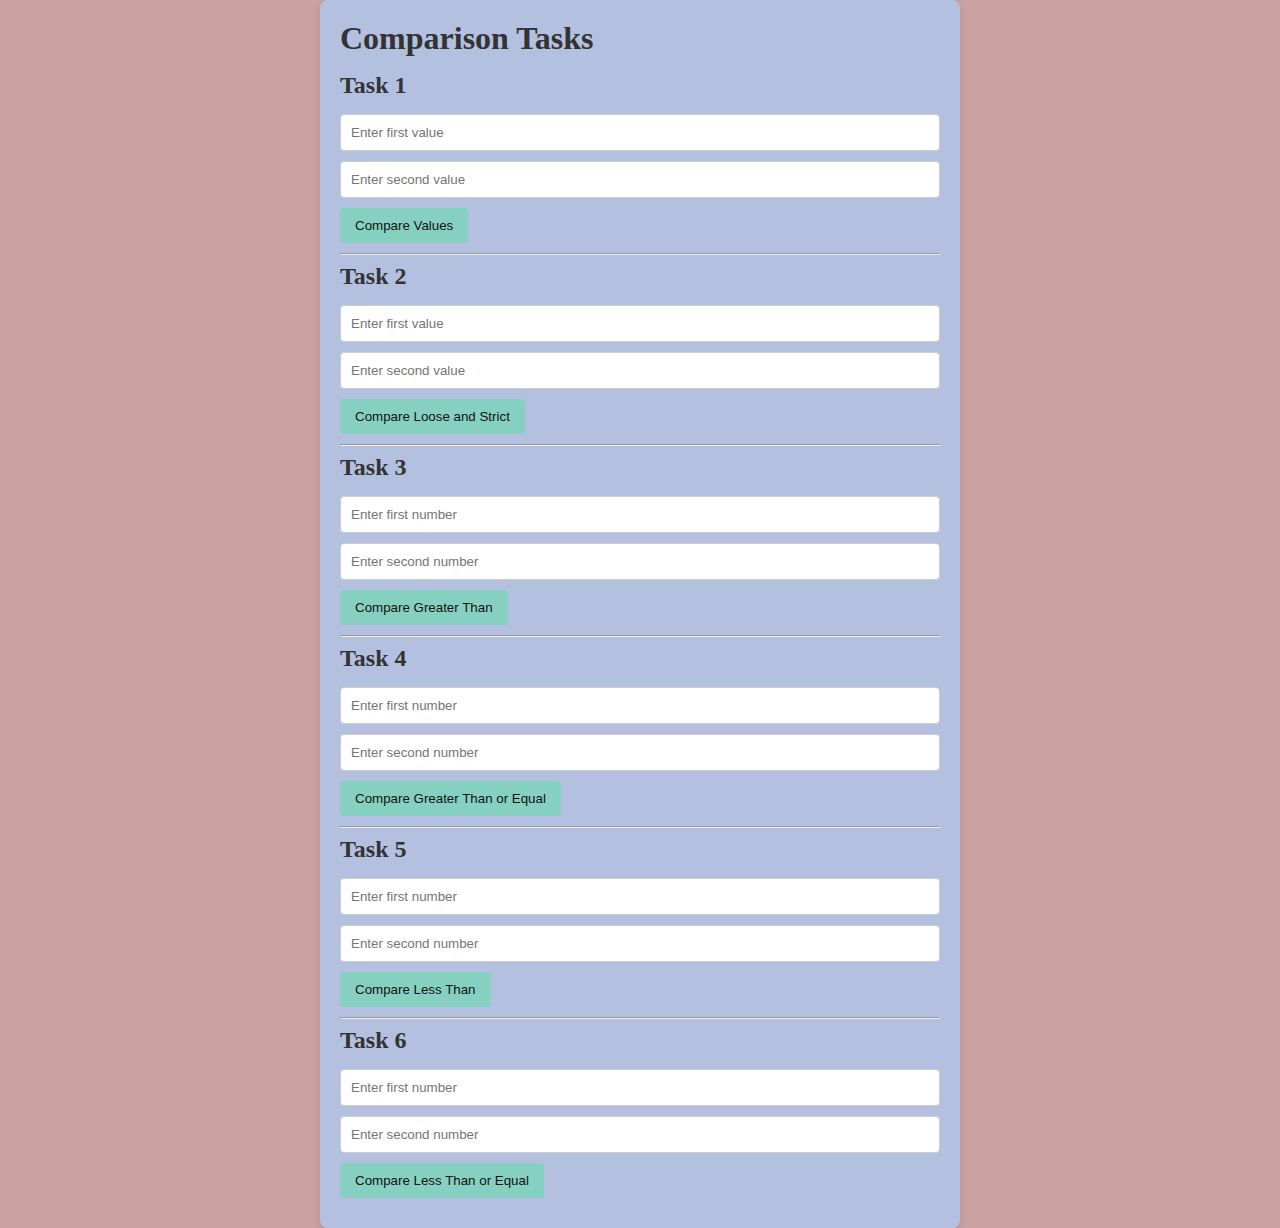
<file: Web/Valentos_LaboratoryExercise#7/index.html>
<!DOCTYPE html>
<html lang="en">
<head>
    <meta charset="UTF-8">
    <meta name="viewport" content="width=device-width, initial-scale=1.0">
    <title>Comparison Tasks</title>
    <link rel="stylesheet" href="style.css">
</head>
<body>
    <div class="container">
        <h1>Comparison Tasks</h1>
        
        <section>
            <h2>Task 1</h2>
            <input type="text" id="task1Value1" placeholder="Enter first value">
            <input type="text" id="task1Value2" placeholder="Enter second value">
            <button onclick="strictEquality()">Compare Values</button>
            <p id="task1Result"></p>
        </section>
        
        <hr>
        <section>
            <h2>Task 2</h2>
            <input type="text" id="task2Value1" placeholder="Enter first value">
            <input type="text" id="task2Value2" placeholder="Enter second value">
            <button onclick="looseStrictInequality()">Compare Loose and Strict</button>
            <p id="task2Result"></p>
        </section>
        <hr>
      
        <section>
            <h2>Task 3</h2>
            <input type="number" id="task3Value1" placeholder="Enter first number">
            <input type="number" id="task3Value2" placeholder="Enter second number">
            <button onclick="greaterThanComparison()">Compare Greater Than</button>
            <p id="task3Result"></p>
        </section>
        <hr>
       
        <section>
            <h2>Task 4</h2>
            <input type="number" id="task4Value1" placeholder="Enter first number">
            <input type="number" id="task4Value2" placeholder="Enter second number">
            <button onclick="greaterThanOrEqualComparison()">Compare Greater Than or Equal</button>
            <p id="task4Result"></p>
        </section>
        
        <hr>
        <section>
            <h2>Task 5 </h2>
            <input type="number" id="task5Value1" placeholder="Enter first number">
            <input type="number" id="task5Value2" placeholder="Enter second number">
            <button onclick="lessThanComparison()">Compare Less Than</button>
            <p id="task5Result"></p>
        </section>
        <hr>
        
        <section>
            <h2>Task 6</h2>
            <input type="number" id="task6Value1" placeholder="Enter first number">
            <input type="number" id="task6Value2" placeholder="Enter second number">
            <button onclick="lessThanOrEqualComparison()">Compare Less Than or Equal</button>
            <p id="task6Result"></p>
        </section>
    </div>

    <script src="script.js"></script>
</body>

</html>
</file>
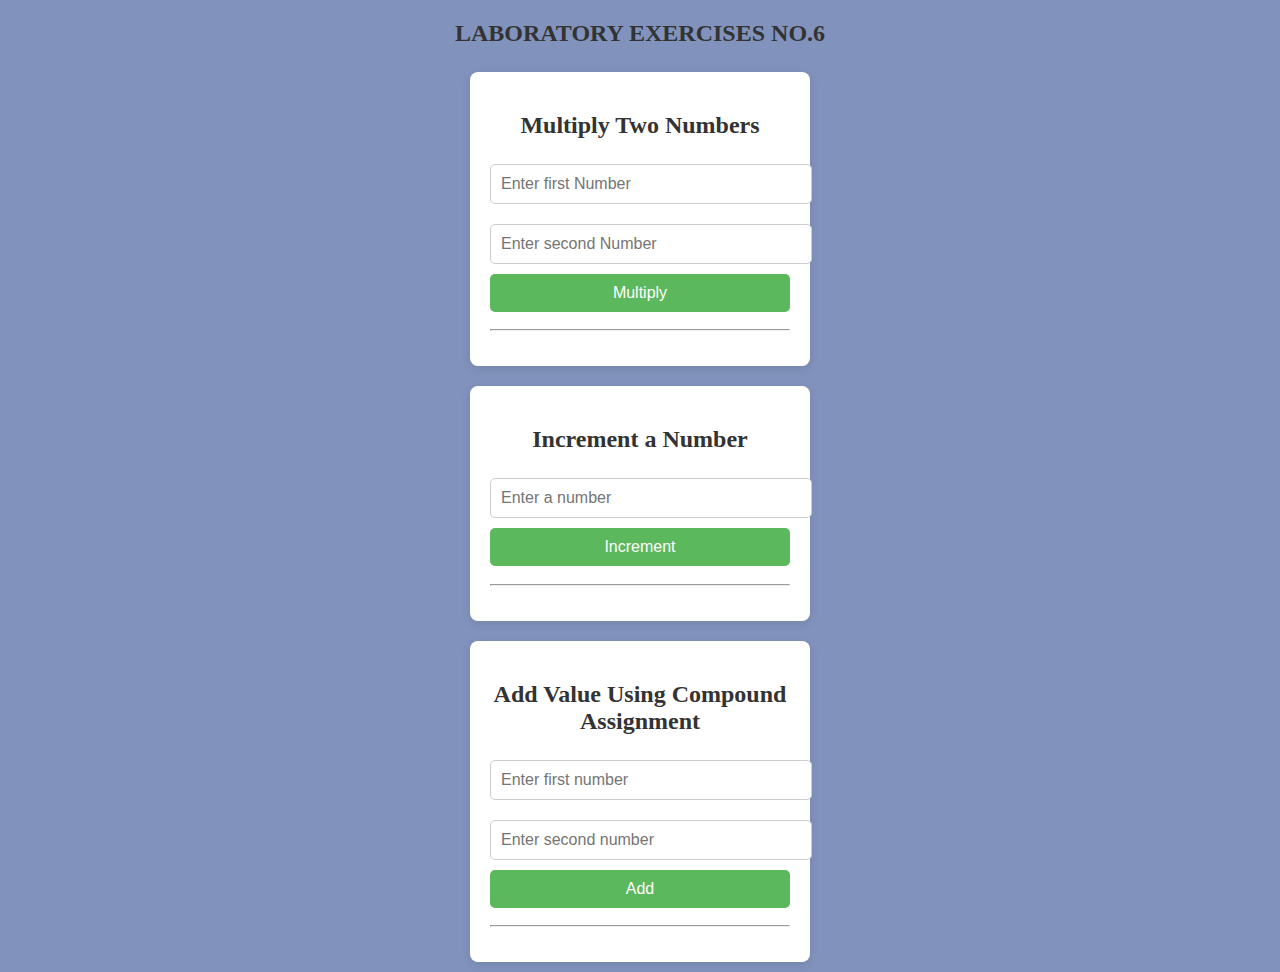
<file: Valentos_LaboratoryExercise#6/exercises6.html>
<!DOCTYPE html>
<html lang="en">
<head>
    <meta charset="UTF-8">
    <meta name="viewport" content="width=device-width, initial-scale=1.0">
    <title>LABORATORY EXERCISES</title>
    <link rel="stylesheet" href="style.css">
</head>

<h2>
    LABORATORY EXERCISES NO.6
</h2>

<body>
    <div class="container">
        <h2>Multiply Two Numbers</h2>
        <input type="number" id="num1" placeholder="Enter first Number">
        <input type="number" id="num2" placeholder="Enter second Number">
        <button onclick="multiplyNumbers()">Multiply</button>
        <p id="multiplyResult"></p>
        <hr>
    </div>
    <div class="container">
        <h2>Increment a Number</h2>
        <input type="number" id="incrementNum" placeholder="Enter a number">
        <button onclick="incrementNumber()">Increment</button>
        <p id="incrementResult"></p>
        <hr>
    </div>

    <div class="container">
        <h2>Add Value Using Compound Assignment</h2>
        <input type="number" id="compoundNum" placeholder="Enter first number">
        <input type="number" id="addValue" placeholder="Enter second number">
        <button onclick="compoundAddition()">Add</button>
        <p id="compoundResult"></p>
        <hr>
    </div>

    <script src="script.js"></script>

</body>
</html>
</file>
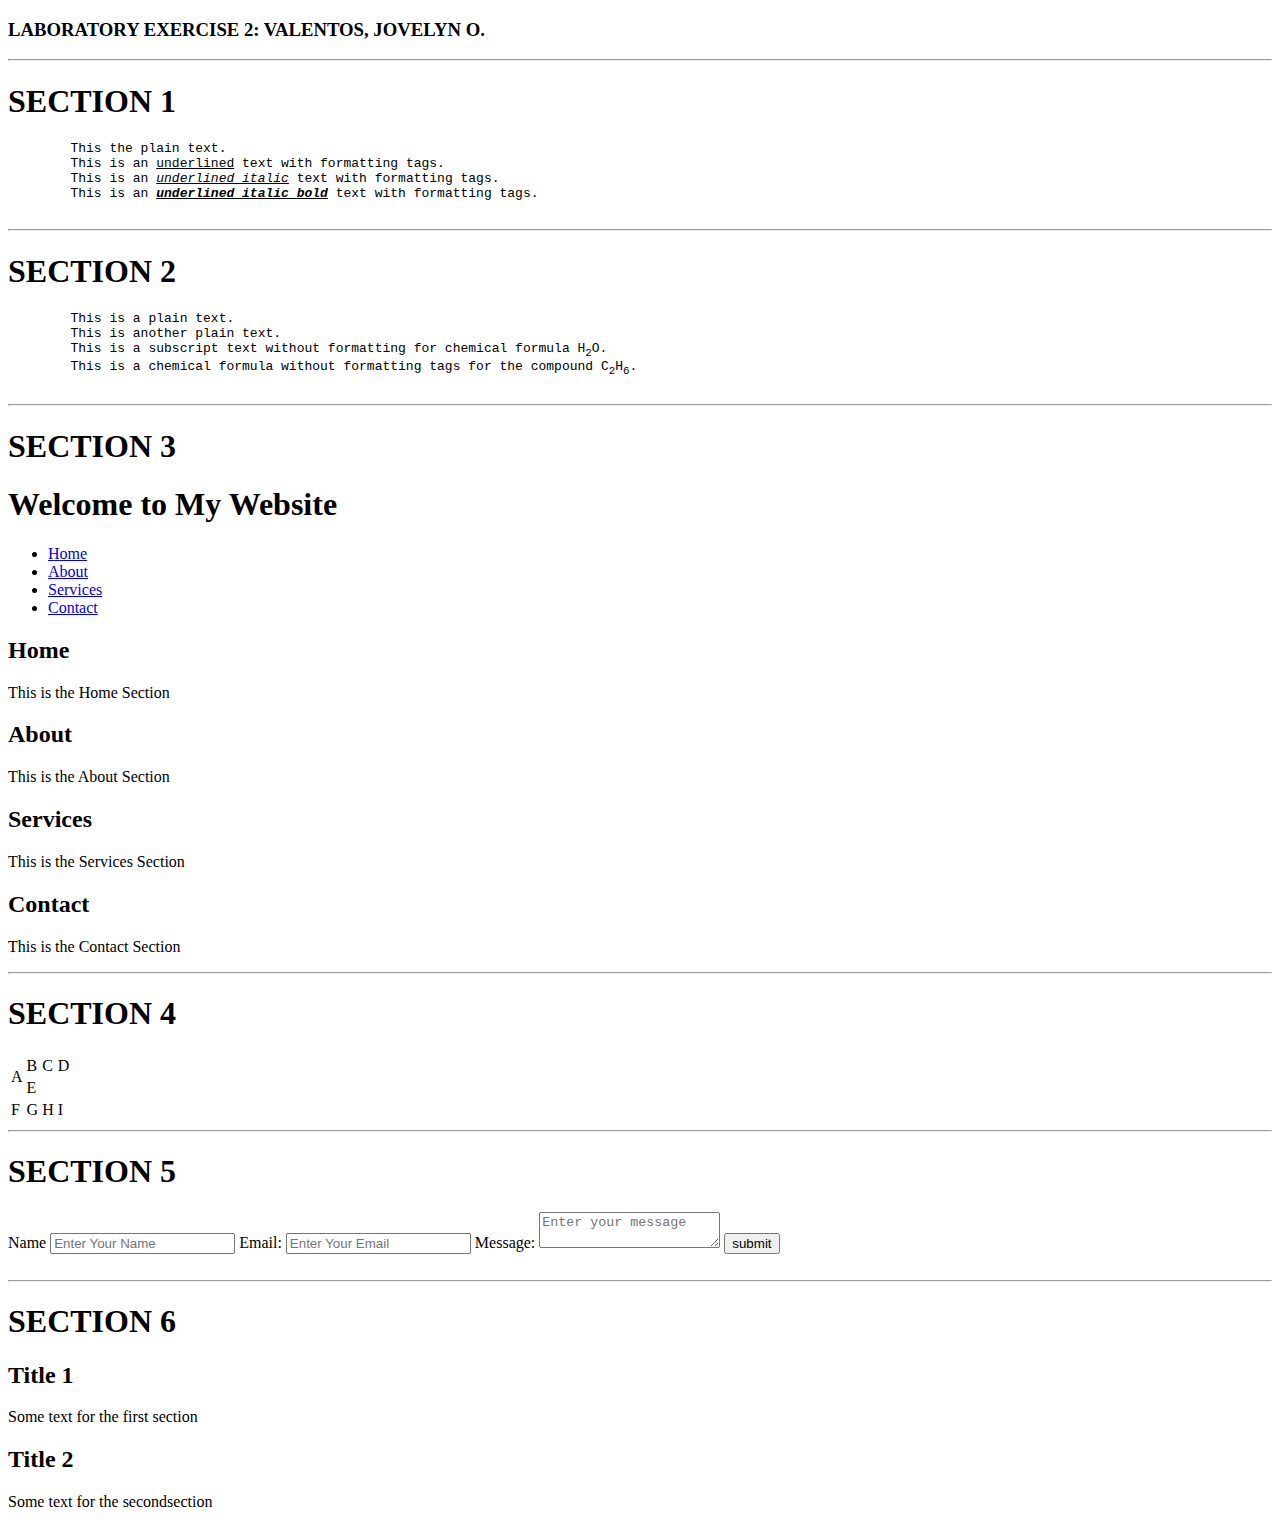
<file: Web/index_valentos2.html>
<!DOCTYPE html>
<html lang="en">
<head>
    <meta charset="UTF-8">
    <meta name="viewport" content="width=device-width, initial-scale=1.0">
    <title>Laboratory Exercise 2</title>
</head>
    <h3>LABORATORY EXERCISE 2: VALENTOS, JOVELYN O.</h3>
    <hr>
<body>
    <h1> SECTION 1</h1>
    <pre>
        This the plain text.
        This is an <u>underlined</u> text with formatting tags.
        This is an <u><i>underlined italic</i></u> text with formatting tags.
        This is an <u><i><b>underlined italic bold</b></i></u> text with formatting tags.
    </pre>
    <hr>
    <h1>SECTION 2</h1>
        <pre>
        This is a plain text.
        This is another plain text.
        This is a subscript text without formatting for chemical formula H<sub>2</sub>O.
        This is a chemical formula without formatting tags for the compound C<sub>2</sub>H<sub>6</sub>.       
        </pre>
    <hr>
    <h1>SECTION 3</h1>
    <h1>Welcome to My Website</h1>
    <nav>
        <ul>
            <li><a href="#home">Home</a></li>
            <li><a href="#about">About</a></li>
            <li><a href="#services">Services</a></li>
            <li><a href="#contact">Contact</a></li>
        </ul>
        <h2>Home</h2>
        <p>This is the Home Section</p>
        <h2>About</h2>
        <p>This is the About Section</p>
        <h2>Services </h2>
        <p>This is the Services Section</p>
        <h2>Contact</h2>
        <p>This is the Contact Section</p>
   </nav>
   <hr>
   <h1>SECTION 4</h1>
   <table>
    <tr>
        <td rowspan="2">A</td>
        <td>B</td>
        <td>C</td>
        <td>D</td>
    </tr>
  <tr> <td colspan="2">E</td></tr>
       <tr>
         <td>F</td>
        <td>G</td>
        <td>H</td>
        <td>I</td>
    </tr>
   </table>

   <hr>
   <h1>SECTION 5</h1>
   <form>
    <label for="name">Name</label>
    <input type="text" name="Name" id="name" placeholder="Enter Your Name">
    <label for="email">Email:</label>
    <input type="email" name="email" id="email" placeholder="Enter Your Email">
    <label for="Message">Message:</label>
    <textarea name="message" id="Message" placeholder="Enter your message"></textarea>
     <input type="submit" value="submit">
    </form><br>

    <hr>
    <h1>SECTION 6</h1>
    <div class="divSection1">
        <h2> Title 1 </h2>
        <p>Some text for the first section</p>
    </div>
    <div class="divSection2">
        <h2> Title 2 </h2>
        <p>Some text for the secondsection</p>
    </div>


</body>
</html>
</file>
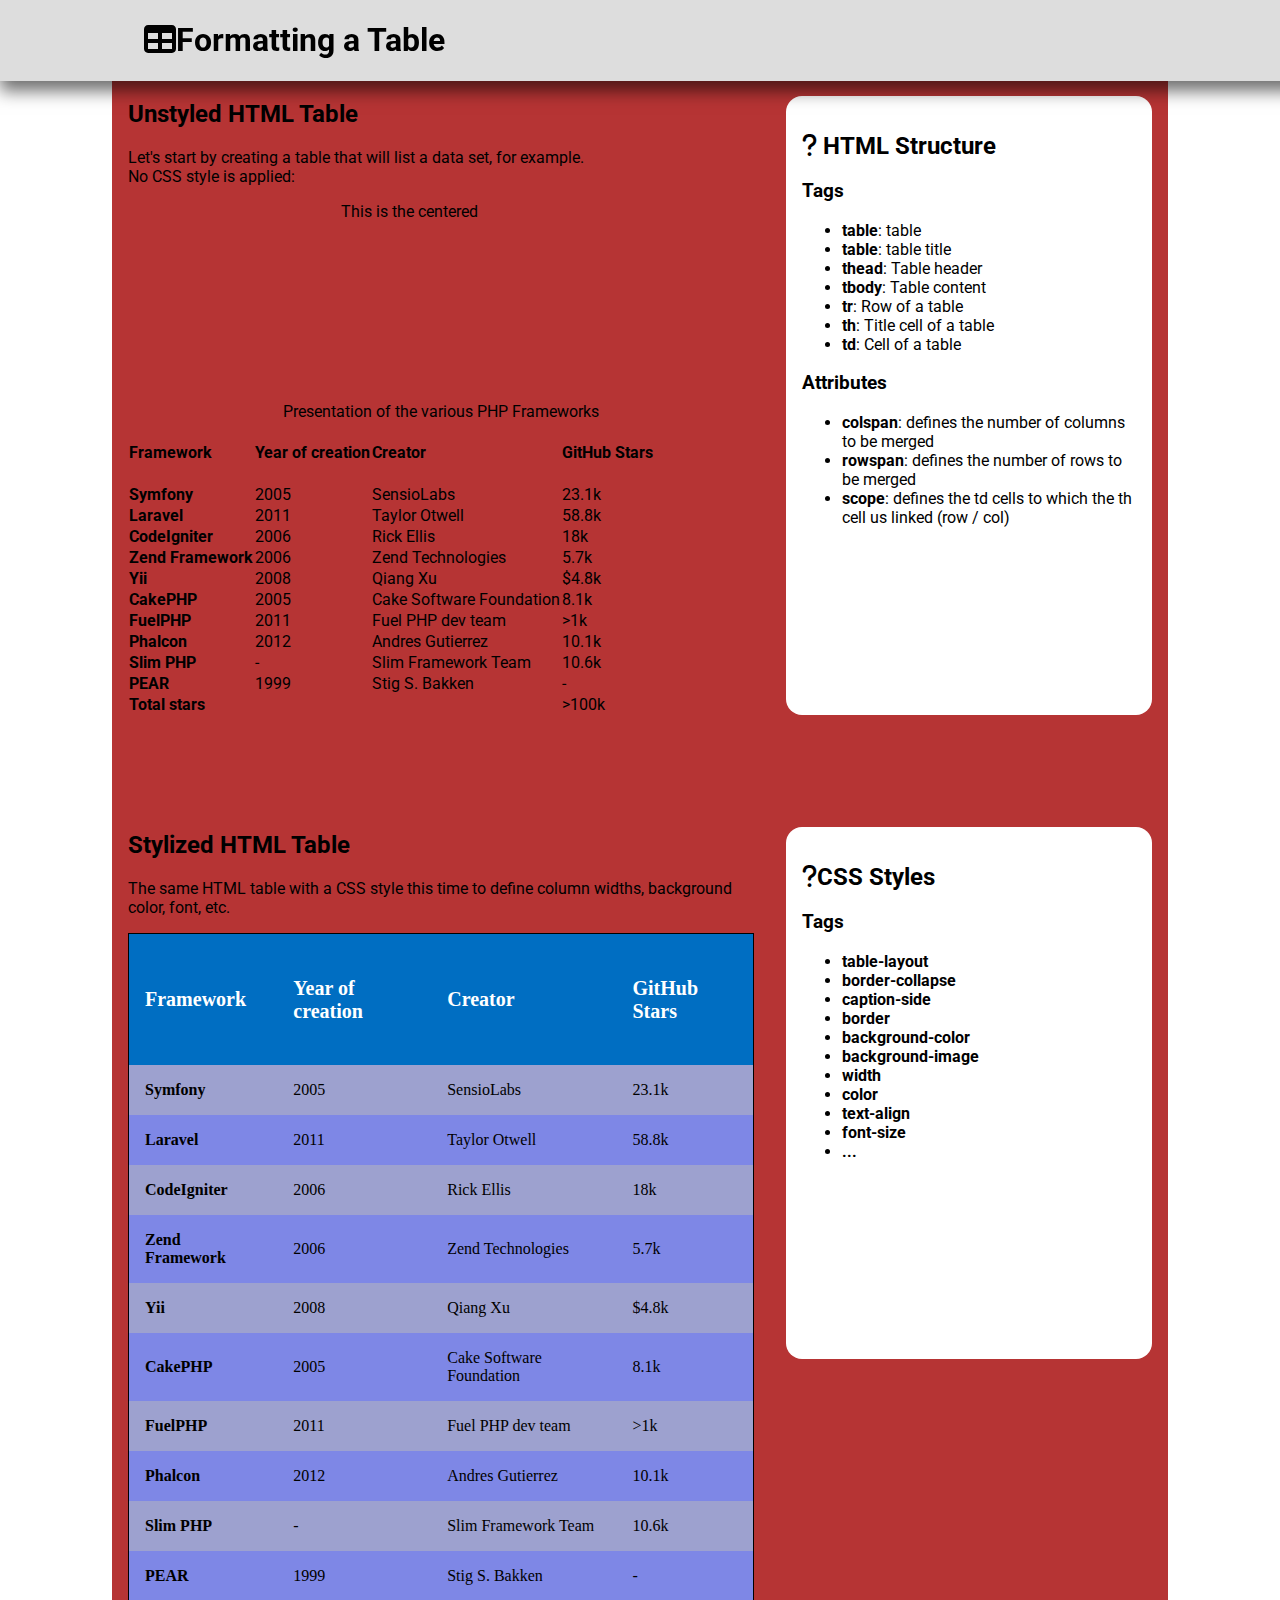
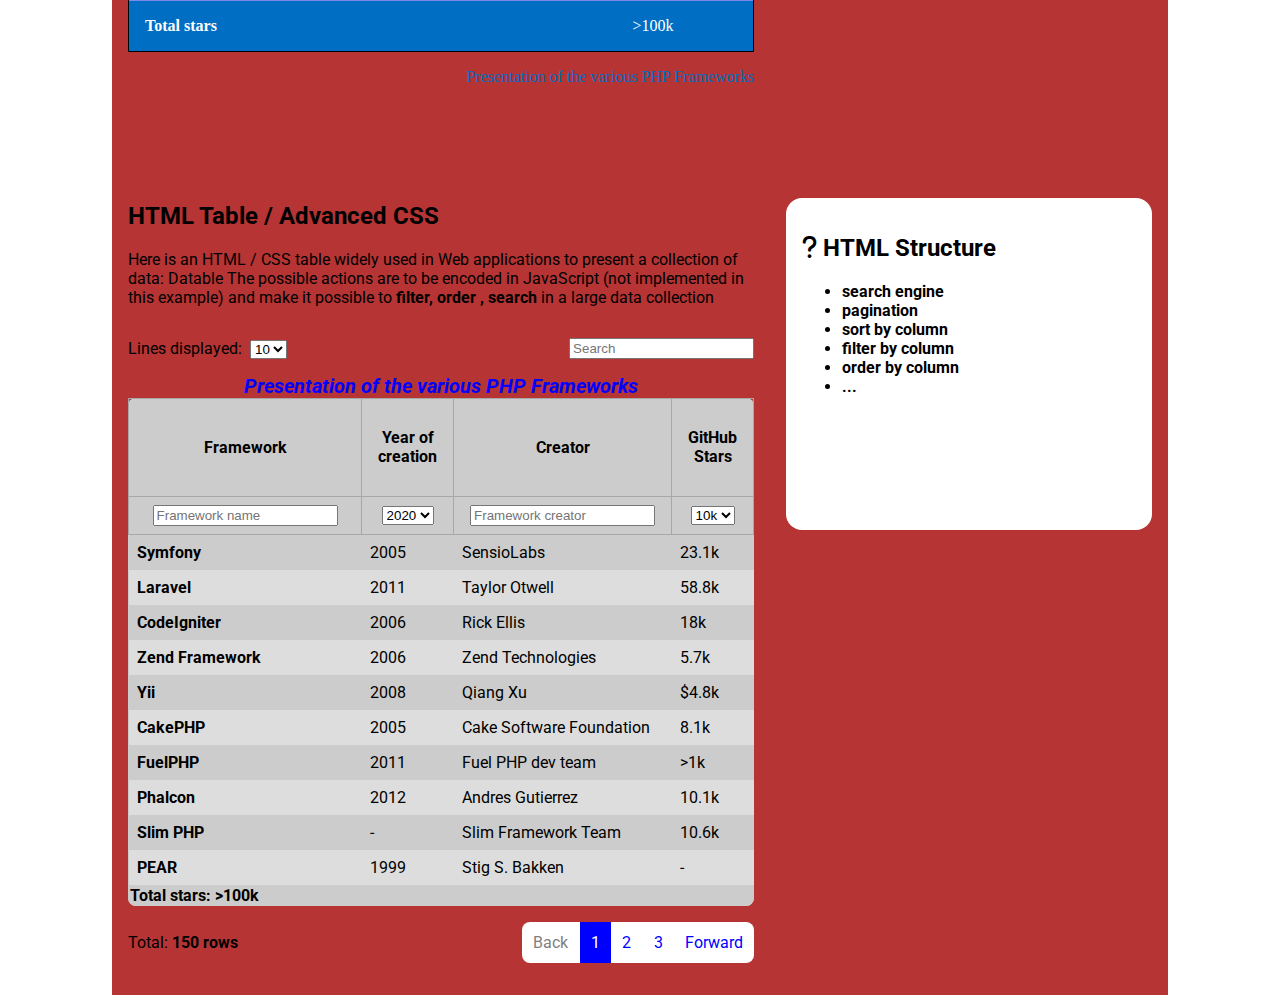
<file: Web/Valentos_LabActivity04/Act4.html>
<!DOCTYPE html>
<html lang="en">
  <head>
    <meta charset="UTF-8" />
    <meta name="viewport" content="width=device-width, initial-scale=1.0" />
    <link rel="stylesheet" href="style.css" />
    <link rel="preconnect" href="https://fonts.googleapis.com" />
    <link rel="preconnect" href="https://fonts.gstatic.com" crossorigin />
    <link
      href="https://fonts.googleapis.com/css2?family=Roboto:ital,wght@0,100;0,300;0,400;0,500;0,700;0,900;1,100;1,300;1,400;1,500;1,700;1,900&display=swap"
      rel="stylesheet"
    />
    <link
      rel="stylesheet"
      href="https://cdnjs.cloudflare.com/ajax/libs/font-awesome/6.4.2/css/all.min.css"
    />
    <title>Document</title>
  </head>
  <body>
    <header>
      <div>
        <h1><i class="fa-solid fa-table"></i>Formatting a Table</h1>
      </div>
    </header>

    <section>
      <article>
        <div class="sub__container">
          <div>
            <h2>Unstyled HTML Table</h2>
            <p>
              Let's start by creating a table that will list a data set, for
              example.<br />
              No CSS style is applied:
            </p>
          </div>
          <div class="centered-box">This is the centered</div>
          <div class="caption">
            <caption>
              Presentation of the various PHP Frameworks
            </caption>
          </div>
          <table>
            <thead>
              <tr>
                <th>
                  <h4>Framework</h4>
                </th>
                <th>
                  <h4>Year of creation</h4>
                </th>
                <th>
                  <h4>Creator</h4>
                </th>
                <th>
                  <h4>GitHub Stars</h4>
                </th>
              </tr>
            </thead>
            <tbody>
              <tr>
                <td>Symfony</td>
                <td>2005</td>
                <td>SensioLabs</td>
                <td>23.1k</td>
              </tr>
              <tr>
                <td>Laravel</td>
                <td>2011</td>
                <td>Taylor Otwell</td>
                <td>58.8k</td>
              </tr>
              <tr>
                <td>CodeIgniter</td>
                <td>2006</td>
                <td>Rick Ellis</td>
                <td>18k</td>
              </tr>
              <tr>
                <td>Zend Framework</td>
                <td>2006</td>
                <td>Zend Technologies</td>
                <td>5.7k</td>
              </tr>
              <tr>
                <td>Yii</td>
                <td>2008</td>
                <td>Qiang Xu</td>
                <td>$4.8k</td>
              </tr>
              <tr>
                <td>CakePHP</td>
                <td>2005</td>
                <td>Cake Software Foundation</td>
                <td>8.1k</td>
              </tr>
              <tr>
                <td>FuelPHP</td>
                <td>2011</td>
                <td>Fuel PHP dev team</td>
                <td>>1k</td>
              </tr>
              <tr>
                <td>Phalcon</td>
                <td>2012</td>
                <td>Andres Gutierrez</td>
                <td>10.1k</td>
              </tr>
              <tr>
                <td>Slim PHP</td>
                <td>-</td>
                <td>Slim Framework Team</td>
                <td>10.6k</td>
              </tr>
              <tr>
                <td>PEAR</td>
                <td>1999</td>
                <td>Stig S. Bakken</td>
                <td>-</td>
              </tr>
            </tbody>
            <tfoot>
              <tr>
                <td colspan="3">Total stars</td>
                <td>>100k</td>
              </tr>
            </tfoot>
          </table>
        </div>

        <aside>
          <div>
            <h2><i class="fa-solid fa-question"></i> HTML Structure</h2>
          </div>
          <div>
            <h3>Tags</h3>
            <ul>
              <li><strong>table</strong>: table</li>
              <li><strong>table</strong>: table title</li>
              <li><strong>thead</strong>: Table header</li>
              <li><strong>tbody</strong>: Table content</li>
              <li><strong>tr</strong>: Row of a table</li>
              <li><strong>th</strong>: Title cell of a table</li>
              <li><strong>td</strong>: Cell of a table</li>
            </ul>
          </div>
          <div>
            <h3>Attributes</h3>
            <ul>
              <li>
                <strong>colspan</strong>: defines the number of columns to be
                merged
              </li>
              <li>
                <strong>rowspan</strong>: defines the number of rows to be
                merged
              </li>
              <li>
                <strong>scope</strong>: defines the td cells to which the th
                cell us linked (row / col)
              </li>
            </ul>
          </div>
        </aside>
      </article>
    </section>

    <section>
      <article>
        <div class="sub__container">
          <div>
            <h2>Stylized HTML Table</h2>
            <p>
              The same HTML table with a CSS style this time to define column
              widths, background color, font, etc.
            </p>
          </div>
          <table class="table__2">
            <thead class="thead__2">
              <tr>
                <th>
                  <h4>Framework</h4>
                </th>
                <th>
                  <h4>Year of creation</h4>
                </th>
                <th>
                  <h4>Creator</h4>
                </th>
                <th>
                  <h4>GitHub Stars</h4>
                </th>
              </tr>
            </thead>
            <tbody class="tbody__2">
                <td>Symfony</td>
                <td>2005</td>
                <td>SensioLabs</td>
                <td>23.1k</td>
              </tr>
              <tr>
                <td>Laravel</td>
                <td>2011</td>
                <td>Taylor Otwell</td>
                <td>58.8k</td>
              </tr>
              <tr>
                <td>CodeIgniter</td>
                <td>2006</td>
                <td>Rick Ellis</td>
                <td>18k</td>
              </tr>
              <tr>
                <td>Zend Framework</td>
                <td>2006</td>
                <td>Zend Technologies</td>
                <td>5.7k</td>
              </tr>
              <tr>
                <td>Yii</td>
                <td>2008</td>
                <td>Qiang Xu</td>
                <td>$4.8k</td>
              </tr>
              <tr>
                <td>CakePHP</td>
                <td>2005</td>
                <td>Cake Software Foundation</td>
                <td>8.1k</td>
              </tr>
              <tr>
                <td>FuelPHP</td>
                <td>2011</td>
                <td>Fuel PHP dev team</td>
                <td>>1k</td>
              </tr>
              <tr>
                <td>Phalcon</td>
                <td>2012</td>
                <td>Andres Gutierrez</td>
                <td>10.1k</td>
              </tr>
              <tr>
                <td>Slim PHP</td>
                <td>-</td>
                <td>Slim Framework Team</td>
                <td>10.6k</td>
              </tr>
              <tr>
                <td>PEAR</td>
                <td>1999</td>
                <td>Stig S. Bakken</td>
                <td>-</td>
              </tr>
            </tbody>
            <tfoot>
              <tr class="footer">
                <td colspan="3">Total stars</td>
                <td>>100k</td>
              </tr>
            </tfoot>
          </table>
          <div class="caption__2">
            <caption>
              Presentation of the various PHP Frameworks
            </caption>
          </div>
        </div>

        <aside class="aside__2">
          <div>
            <h2><i class="fa-solid fa-question"></i>CSS Styles</h2>
          </div>
          <div>
            <h3>Tags</h3>
            <ul>
              <li><strong>table-layout</strong></li>
              <li><strong>border-collapse</strong></li>
              <li><strong>caption-side</strong></li>
              <li><strong>border</strong></li>
              <li><strong>background-color</strong></li>
              <li><strong>background-image</strong></li>
              <li><strong>width</strong></li>
              <li><strong>color</strong></li>
              <li><strong>text-align</strong></li>
              <li><strong>font-size</strong></li>
              <li><strong>...</strong></li>
            </ul>
          </div>
        </aside>
      </article>
    </section>

    <section>
      <article>
        <div class="sub__container">
          <div>
            <h2>HTML Table / Advanced CSS</h2>
            <p>
              Here is an HTML / CSS table widely used in Web applications to
              present a collection of data: Datable The possible actions are to
              be encoded in JavaScript (not implemented in this example) and
              make it possible to <strong>filter, order , search</strong> in a
              large data collection
            </p>
          </div>

          <div id="datatable__header">
            <div class="opt">
              <p>Lines displayed:</p>

              <div>
                <select>
                  <option value="10">10</option>
                  <option value="11">11</option>
                  <option value="12">12</option>
                </select>
              </div>
            </div>

            <div>
              <input type="search" placeholder="Search" />
            </div>
          </div>
          <div class="caption__3">
            <caption>
              Presentation of the various PHP Frameworks
            </caption>
          </div>
          <div class="table__3">
            <table class="table__3">
              <thead>
                <tr class="tr__3">
                  <th>
                    <h4>Framework</h4>
                  </th>
                  <th>
                    <h4>Year of creation</h4>
                  </th>
                  <th>
                    <h4>Creator</h4>
                  </th>
                  <th>
                    <h4>GitHub Stars</h4>
                  </th>
                </tr>
                <tr class="tr__3">
                  <th>
                    <input type="text" placeholder="Framework name" />
                  </th>
                  <th>
                    <select>
                      <option value="2020">2020</option>
                      <option value="2021">2021</option>
                      <option value="2022">2022</option>
                    </select>
                  </th>
                  <th>
                    <input type="text" placeholder="Framework creator" />
                  </th>
                  <th>
                    <select>
                      <option value="10k">10k</option>
                      <option value="5k">5k</option>
                      <option value="3k">3k</option>
                    </select>
                  </th>
                </tr>
              </thead>
              <tbody class="tbody__3">
                  <td>Symfony</td>
                  <td>2005</td>
                  <td>SensioLabs</td>
                  <td>23.1k</td>
                </tr>
                <tr>
                  <td>Laravel</td>
                  <td>2011</td>
                  <td>Taylor Otwell</td>
                  <td>58.8k</td>
                </tr>
                <tr>
                  <td>CodeIgniter</td>
                  <td>2006</td>
                  <td>Rick Ellis</td>
                  <td>18k</td>
                </tr>
                <tr>
                  <td>Zend Framework</td>
                  <td>2006</td>
                  <td>Zend Technologies</td>
                  <td>5.7k</td>
                </tr>
                <tr>
                  <td>Yii</td>
                  <td>2008</td>
                  <td>Qiang Xu</td>
                  <td>$4.8k</td>
                </tr>
                <tr>
                  <td>CakePHP</td>
                  <td>2005</td>
                  <td>Cake Software Foundation</td>
                  <td>8.1k</td>
                </tr>
                <tr>
                  <td>FuelPHP</td>
                  <td>2011</td>
                  <td>Fuel PHP dev team</td>
                  <td>>1k</td>
                </tr>
                <tr>
                  <td>Phalcon</td>
                  <td>2012</td>
                  <td>Andres Gutierrez</td>
                  <td>10.1k</td>
                </tr>
                <tr>
                  <td>Slim PHP</td>
                  <td>-</td>
                  <td>Slim Framework Team</td>
                  <td>10.6k</td>
                </tr>
                <tr>
                  <td>PEAR</td>
                  <td>1999</td>
                  <td>Stig S. Bakken</td>
                  <td>-</td>
                </tr>
              </tbody>
              <tfoot>
                <tr>
                  <td colspan="3">Total stars: <span> >100k</span></td>
                </tr>
              </tfoot>
            </table>
          </div>

          <div id="datable__footer">
            <p>Total: <strong>150 rows</strong></p>
            <ul class="pagination__list">
              <li>Back</li>
              <li>1</li>
              <li>2</li>
              <li>3</li>
              <li>Forward</li>
            </ul>
          </div>
        </div>

        <aside class="aside__3">
          <div>
            <h2><i class="fa-solid fa-question"></i> HTML Structure</h2>
          </div>
          <div>
            <ul class="aside__list">
              <li>
                <strong>search engine</strong>
              </li>
              <li><strong>pagination</strong></li>
              <li><strong>sort by column</strong></li>
              <li><strong>filter by column</strong></li>
              <li><strong>order by column</strong></li>
              <li><strong>...</strong></li>
            </ul>
          </div>
        </aside>
      </article>
    </section>
  </body>
</html>
</file>
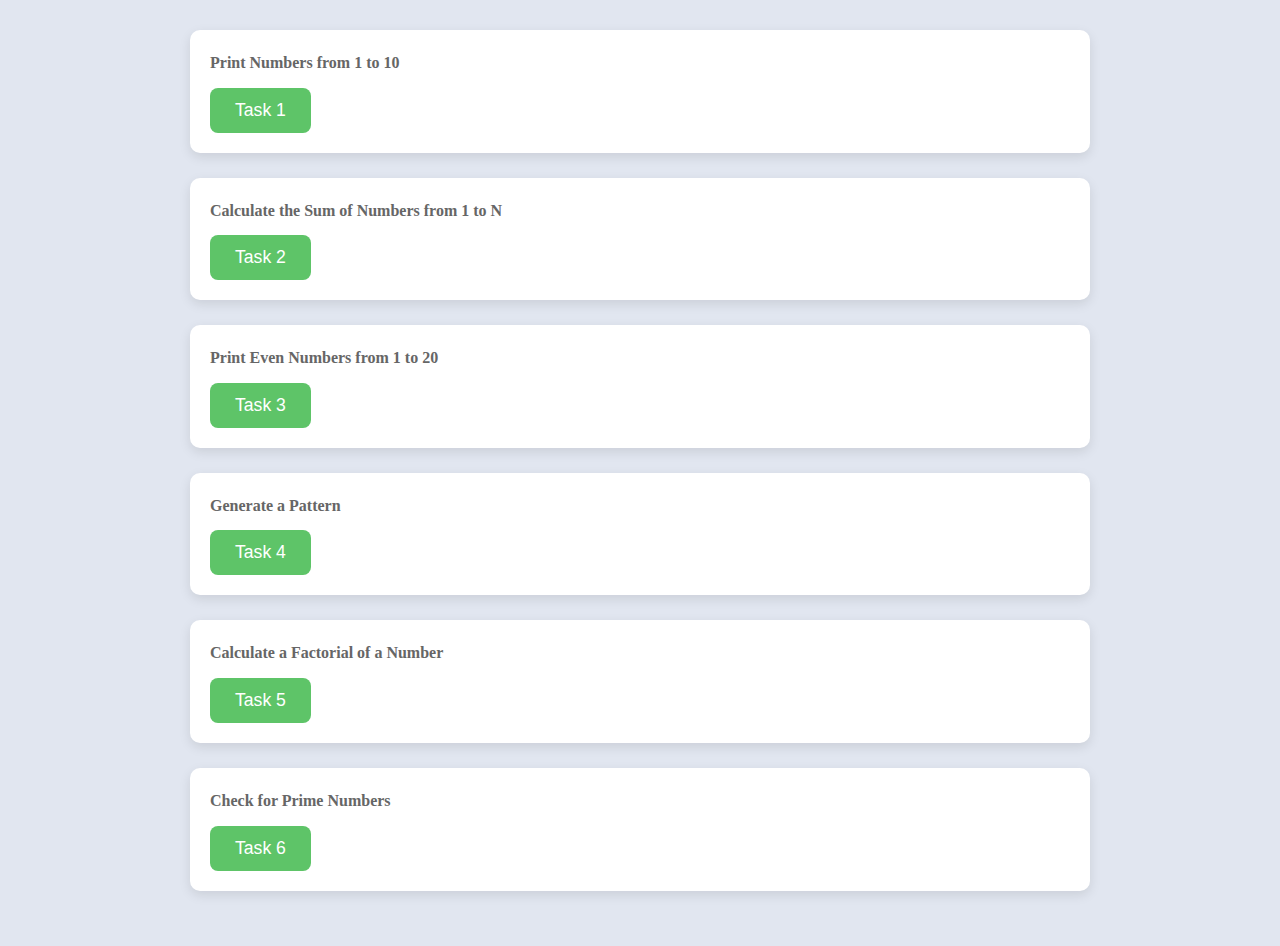
<file: Web/Valentos_Laboratory#11/valentos.html>
<!DOCTYPE html>
<html lang="en">
<head>
    <meta charset="UTF-8">
    <meta name="viewport" content="width=device-width, initial-scale=1.0">
    <title>Laboratory 11</title>
    <link rel="stylesheet" href="valentos.css">

</head>
<body>
    <main>
        <section>
            <p>Print Numbers from 1 to 10</p>
            <input type="button" onclick="task1()" value="Task 1">
        </section>
        <section>
            <p>Calculate the Sum of Numbers from 1 to N</p>
            <input type="button" onclick="task2()" value="Task 2">
        </section>
        <section>
            <p>Print Even Numbers from 1 to 20</p>
            <input type="button" onclick="task3()" value="Task 3">
        </section>
        <section>
            <p>Generate a Pattern</p>
            <input type="button" onclick="task4()" value="Task 4">
        </section>
        <section>
            <p>Calculate a Factorial of a Number</p>
            <input type="button" onclick="task5()" value="Task 5">
        </section>
        <section>
            <p>Check for Prime Numbers</p>
            <input type="button" onclick="task6()" value="Task 6">
        </section>
    </main>
    <script type="text/javascript" src="valentos.js"></script>
</body>
</html>
</file>
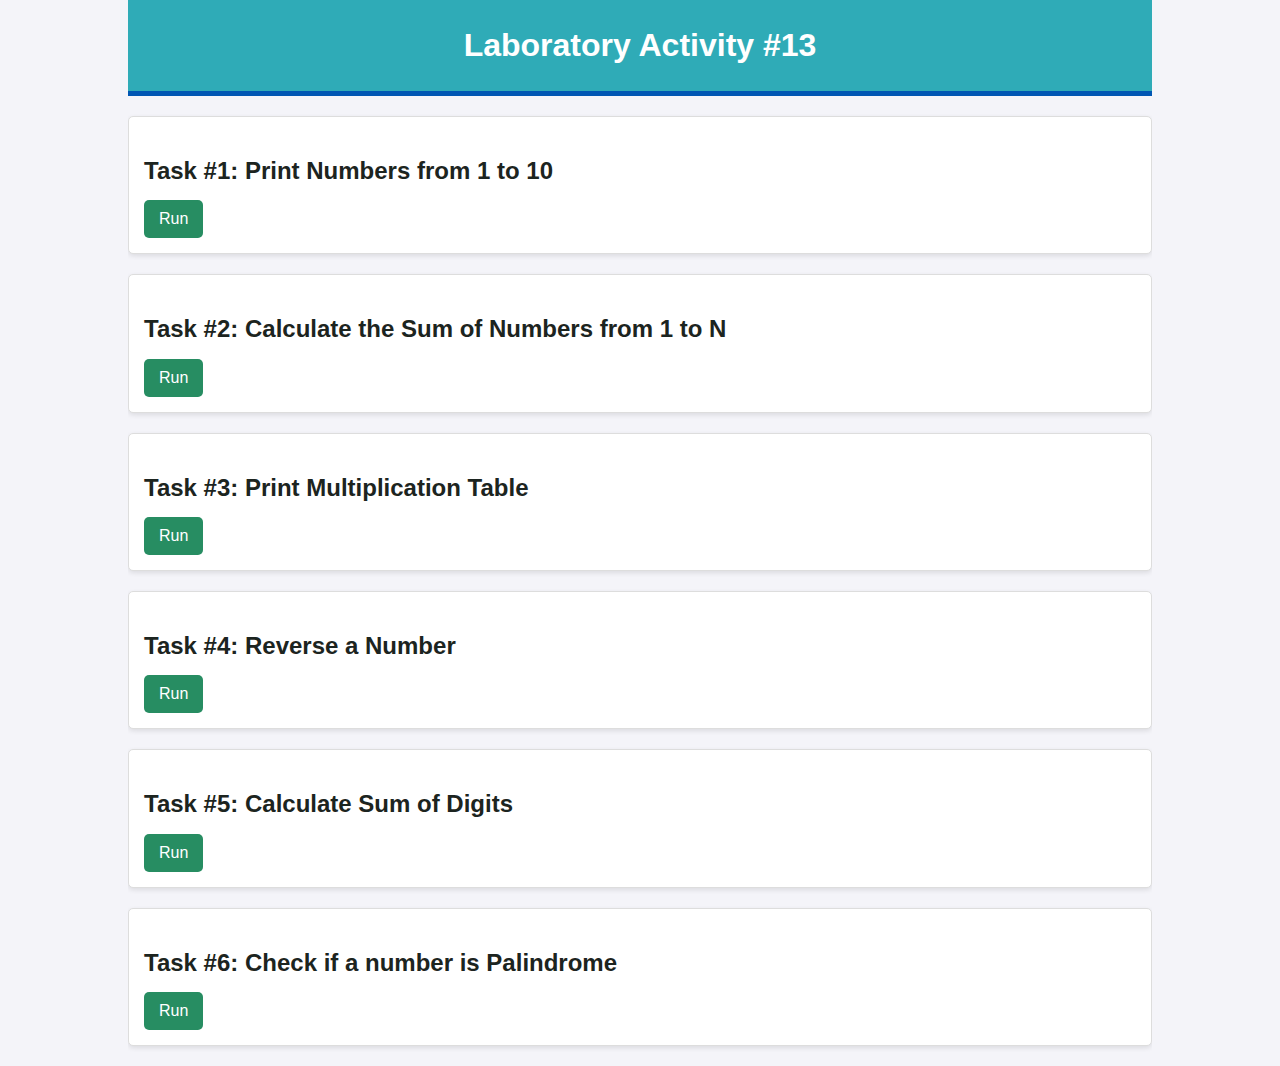
<file: Web/Valentos_LaboratoryActivity#13/act.html>
<!DOCTYPE html>
<html lang="en">
<head>
    <meta charset="UTF-8">
    <meta name="viewport" content="width=device-width, initial-scale=1.0">
    <title>Valentos Laboratory Activity #13</title>
    <link rel="stylesheet" href="act.css">
</head>
<body>
    <div class="container">
        <header>
            <h1 id="headerTitle">
                Laboratory Activity #13
            </h1>
        </header>

        <main>
            <article>
                <h2>Task #1: Print Numbers from 1 to 10</h2>
                <p id="output1"></p>
                <input type="button" value="Run" onclick="task1()">
            </article>
            <article>
                <h2>Task #2: Calculate the Sum of Numbers from 1 to N</h2>
                <p id="output2"></p>
                <input type="button" value="Run" onclick="task2()">
            </article>
            <article>
                <h2>Task #3: Print Multiplication Table</h2>
             
                <p id="output3"></p>
                <input type="button" value="Run" onclick="task3()">
            </article>
            <article>
                <h2>Task #4: Reverse a Number</h2>
               
                <p id="output4"></p>
                <input type="button" value="Run" onclick="task4()">
            </article>
            <article>
                <h2>Task #5: Calculate Sum of Digits</h2>
                
                <p id="output5"></p>
                <input type="button" value="Run" onclick="task5()">
            </article>
            <article>
                <h2>Task #6: Check if a number is Palindrome</h2>
                
                <p id="output6"></p>
                <input type="button" value="Run" onclick="task6()">
            </article>
        </main>
    </div>

    <script src="act.js"></script>
</body>
</html>
</file>
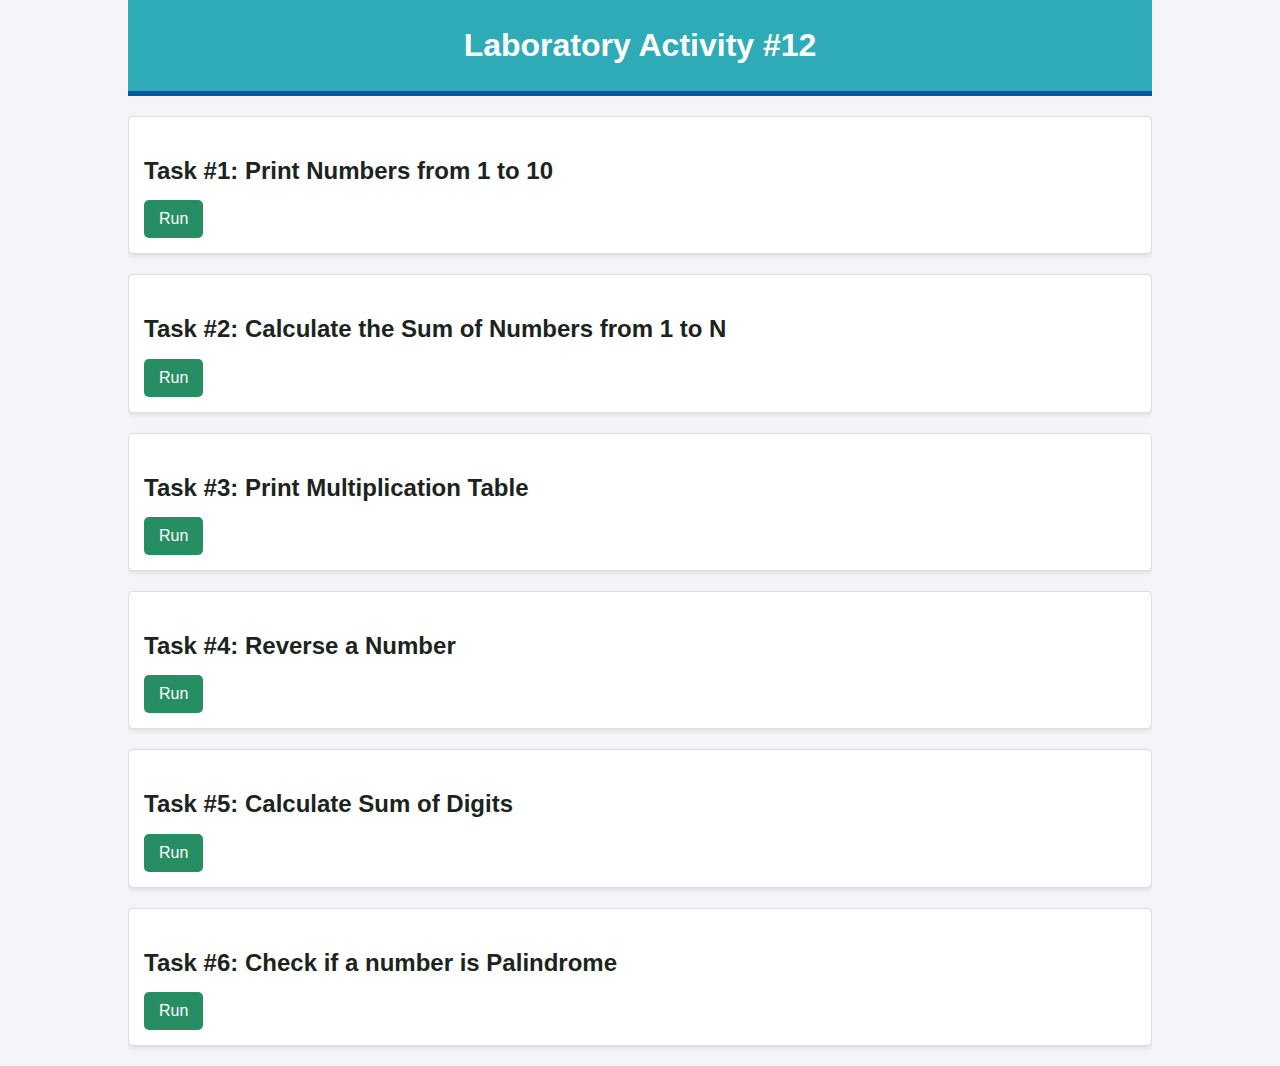
<file: Web/Valentos_LaboratoryExercise#12/act12.html>
<!DOCTYPE html>
<html lang="en">
<head>
    <meta charset="UTF-8">
    <meta name="viewport" content="width=device-width, initial-scale=1.0">
    <title>Valentos Laboratory Exercise #11</title>
    <link rel="stylesheet" href="act12.css">
</head>
<body>
    <div class="container">
        <header>
            <h1 id="headerTitle">
                Laboratory Activity #12
            </h1>
        </header>

        <main>
            <article>
                <h2>Task #1: Print Numbers from 1 to 10</h2>
                <p id="output1"></p>
                <input type="button" value="Run" onclick="task1()">
            </article>
            <article>
                <h2>Task #2: Calculate the Sum of Numbers from 1 to N</h2>
                <p id="output2"></p>
                <input type="button" value="Run" onclick="task2()">
            </article>
            <article>
                <h2>Task #3: Print Multiplication Table</h2>
             
                <p id="output3"></p>
                <input type="button" value="Run" onclick="task3()">
            </article>
            <article>
                <h2>Task #4: Reverse a Number</h2>
               
                <p id="output4"></p>
                <input type="button" value="Run" onclick="task4()">
            </article>
            <article>
                <h2>Task #5: Calculate Sum of Digits</h2>
                
                <p id="output5"></p>
                <input type="button" value="Run" onclick="task5()">
            </article>
            <article>
                <h2>Task #6: Check if a number is Palindrome</h2>
                
                <p id="output6"></p>
                <input type="button" value="Run" onclick="task6()">
            </article>
        </main>
    </div>

    <script src="act12.js"></script>
</body>
</html>
</file>
<file: Web/Valentos_LaboratoryExercise#7/style.css>
body, h1, h2, p {
    margin: 0;
    padding: 0;
}
hr{
    size: 3;
    color: #0056b3;
}

body {
    display: flex;
    justify-content: center;
    align-items: center;
    min-height: 100vh; 
    background-color: #cba2a2; 
}

.container {
    background-color: rgb(180, 192, 224);
    border-radius: 8px; 
    box-shadow: 0 4px 10px rgba(0, 0, 0, 0.1); 
    padding: 20px; 
    width: 90%; 
    max-width: 600px;
}


h1, h2 {
    color: #333; 
    margin-bottom: 15px; 
}


input[type="text"], input[type="number"] {
    width: calc(100% - 22px);
    padding: 10px; 
    margin-bottom: 10px; 
    border: 1px solid #ccc;
    border-radius: 4px; 
}

button {
    background-color: #85d0c1;
    color: rgb(17, 17, 17); 
    border: none;
    padding: 10px 15px; 
    border-radius: 4px;
    cursor: pointer; 
    transition: background-color 0.3s; 
}

button:hover {
    background-color: #d1c76a; 
}


p {
    margin-top: 10px; 
    color: #555;
}
</file>
<file: Valentos_LaboratoryExercise#6/style.css>
body {
    display: flex;
    justify-content: center;
    align-items: center;
    flex-direction: column;
    min-height: 100vh;
    margin: 0;
    background-color: rgb(129, 147, 188); 
}

.container {
    background-color: white; 
    border-radius: 8px; 
    box-shadow: 0 2px 10px rgba(0, 0, 0, 0.1); 
    padding: 20px;
    margin: 10px;
    width: 300px; 
}

h2 {
    color: #333; 
    margin-bottom: 15px;
    text-align: center;
}

input[type="number"] {
    width: 100%; 
    padding: 10px;
    margin: 10px 0;
    border: 1px solid #ccc;
    border-radius: 5px;
    font-size: 1em;
}

button {
    background-color: #5cb85c; 
    color: white;
    border: none;
    border-radius: 5px;
    padding: 10px;
    cursor: pointer;
    font-size: 1em;
    width: 100%; 
    transition: background-color 0.3s;
}

button:hover {
    background-color: #4cae4c; 
}

p {
    text-align: center; 
    font-size: 1.1em;
    color: #333; 
}

hr {
    margin: 15px 0; 
}
</file>
<file: Web/Valentos_LabActivity04/style.css>
body {
  font-size: 1rem;
  font-family: "Roboto", Arial, Helvetica, sans-serif;
  background-repeat: no-repeat;
  background-image: url("https://get.wallhere.com/photo/scenery-1494609.jpg");
  background-size: cover;
  margin: 0;
}

header > div {
  width: 1024px;
  margin: auto;
}

header {
  background-color: #dddddd;
  position: fixed;
  width: 100%;
  padding: 0 1rem;
  top: 0;
  left: 0;
  z-index: 1000;
  box-shadow: 0px 10px 16px 0px rgba(0, 0, 0, 0.57);
}
.centered-box{
width: 200px;
height: 200px;
margin: auto;
}
article {
  background-color: #b63434;
  width: 1024px;
  margin: auto;
  padding-top: 5rem;
  padding-right: 1rem;
  padding-left: 1rem;
  padding-bottom: 1rem;
  display: flex;
  /* height: 100vh; */
  gap: 2rem;
  justify-content: center;
}

.caption {
  text-align: center;
}

thead {
  text-align: left;
}

aside {
  background-color: white;
  margin-top: 1rem;
  padding: 1rem;
  border-radius: 1rem;
  width: 400px;
}

tr > td:nth-child(1) {
  font-weight: bold;
}

.sub__container {
  width: 750px;
}

table {
  border-collapse: collapse;
}

.table__2 {
  font-family: cursive;
  border: 1px solid black;
}

.thead__2 {
  background-color: #006ec2;
  font-size: 20px;
}

.thead__2 > tr {
  color: white;
}

.thead__2 > tr > th {
  padding: 1rem;
}

.tbody__2 > tr > td {
  padding: 1rem;
}

.tbody__2 > tr:nth-child(odd) {
  background-color: #9da1cf;
}

.tbody__2 > tr:nth-child(even) {
  background-color: #7e87e6;
}

.aside__2 {
  height: 500px;
}

.footer {
  background-color: #006ec2;
}

.footer > td {
  padding: 1rem;
  color: white;
}

.caption__2 {
  text-align: right;
  font-family: cursive;
  color: #006ec2;
  margin-top: 1rem;
}

#datatable__header {
  display: flex;
  align-items: center;
  justify-content: space-between;
}

.opt {
  display: flex;
  align-items: center;
  gap: 8px;
}

#datable__footer {
  display: flex;
  justify-content: space-between;
  align-items: center;
}

.pagination__list {
  display: flex;
  list-style: none;
  background-color: white;
  border-radius: 8px;
  padding: 0px;
}

.pagination__list > li {
  padding: 0.7rem;
}

.pagination__list li {
  color: blue;
}

.pagination__list li:nth-child(1) {
  color: gray;
}
.pagination__list li:nth-child(2) {
  background-color: blue;
  color: white;
}

.caption__3 {
  font-style: italic;
  color: blue;
  font-size: 20px;
  text-align: center;

  font-weight: bold;
}

.table__container {
  border: 2px solid #cccccc;
  border-radius: 8px;
}

.table__3 {
  background-color: #cccccc;
  border-radius: 8px;
}

.tr__3 > th {
  width: 100%;
  padding: 8px 1rem;
  border: 1px solid #a7a7a7;
  text-align: center;
}

.tbody__3 > tr > td {
  padding: 8px;
}

.tbody__3 > tr:nth-child(even) {
  background-color: #dddddd;
}

.aside__3 {
  height: 300px;
}
</file>
<file: Web/Valentos_Laboratory#11/valentos.css>
* {
    margin: 0;
    padding: 0;
    box-sizing: border-box;
}


body {
    font-family: 'Arial ';
    background-color: #e1e6f0;
    color: #333;
    font-weight: bold;
    line-height: 1.6;
    padding: 30px;
}

main {
    max-width: 900px;
    margin: 0 auto;
}


section {
    margin-bottom: 25px;
    padding: 20px;
    background-color: #ffffff;
    border-radius: 10px;
    box-shadow: 0 4px 12px rgba(0, 0, 0, 0.1);
}


p {
    font-size: 1rem;
    color: #666;
    margin-bottom: 12px;
}


input[type="button"] {
    font-size: 1.1rem;
    padding: 12px 25px;
    border: none;
    background-color: #5ec468;
    color: #ffffff;
    border-radius: 8px;
    cursor: pointer;
    transition: background-color 0.3s, transform 0.2s;
}


input[type="button"]:hover {
    background-color: #1e2a3a;
    transform: scale(1.05);
}

input[type="button"]:active {
    background-color: #101820;
    transform: scale(1);
}
</file>
<file: Web/Valentos_LaboratoryActivity#13/act.css>
body {
    font-family: Arial, sans-serif;
    margin: 0;
    padding: 0;
    background-color: #f4f4f9;
    color: #333;
    line-height: 1.6;
}

.container {
    width: 80%;
    margin: 0 auto;
    overflow: hidden;
}


header {
    background: #2fabb7;
    color: white;
    padding: 20px 0;
    text-align: center;
    border-bottom: 5px solid #0056b3;
}

header h1 {
    margin: 0;
    font-size: 2em;
}


main {
    margin: 20px 0;
}

article {
    background: #fff;
    margin: 20px 0;
    padding: 15px;
    border: 1px solid #ddd;
    border-radius: 5px;
    box-shadow: 0 2px 5px rgba(0, 0, 0, 0.1);
}

article h2 {
    color: #1c2420;
    margin-bottom: 10px;
}

article p {
    margin: 10px 0;
}


input[type="button"] {
    background: #278d62;
    color: white;
    border: none;
    padding: 10px 15px;
    font-size: 1em;
    border-radius: 5px;
    cursor: pointer;
    transition: background 0.3s;
}

input[type="button"]:hover {
    background: #19ba6a;
}

@media (max-width: 768px) {
    .container {
        width: 95%;
    }

    header h1 {
        font-size: 1.5em;
    }

    input[type="button"] {
        font-size: 0.9em;
    }
}
</file>
<file: Web/Valentos_LaboratoryExercise#12/act12.css>
/* Global Styles */
body {
    font-family: Arial, sans-serif;
    margin: 0;
    padding: 0;
    background-color: #f4f4f9;
    color: #333;
    line-height: 1.6;
}

/* Container */
.container {
    width: 80%;
    margin: 0 auto;
    overflow: hidden;
}

/* Header */
header {
    background: #2fabb7;
    color: white;
    padding: 20px 0;
    text-align: center;
    border-bottom: 5px solid #0056b3;
}

header h1 {
    margin: 0;
    font-size: 2em;
}

/* Main Content */
main {
    margin: 20px 0;
}

article {
    background: #fff;
    margin: 20px 0;
    padding: 15px;
    border: 1px solid #ddd;
    border-radius: 5px;
    box-shadow: 0 2px 5px rgba(0, 0, 0, 0.1);
}

article h2 {
    color: #1c2420;
    margin-bottom: 10px;
}

article p {
    margin: 10px 0;
}

/* Buttons */
input[type="button"] {
    background: #278d62;
    color: white;
    border: none;
    padding: 10px 15px;
    font-size: 1em;
    border-radius: 5px;
    cursor: pointer;
    transition: background 0.3s;
}

input[type="button"]:hover {
    background: #19ba6a;
}

/* Responsive Design */
@media (max-width: 768px) {
    .container {
        width: 95%;
    }

    header h1 {
        font-size: 1.5em;
    }

    input[type="button"] {
        font-size: 0.9em;
    }
}
</file>
